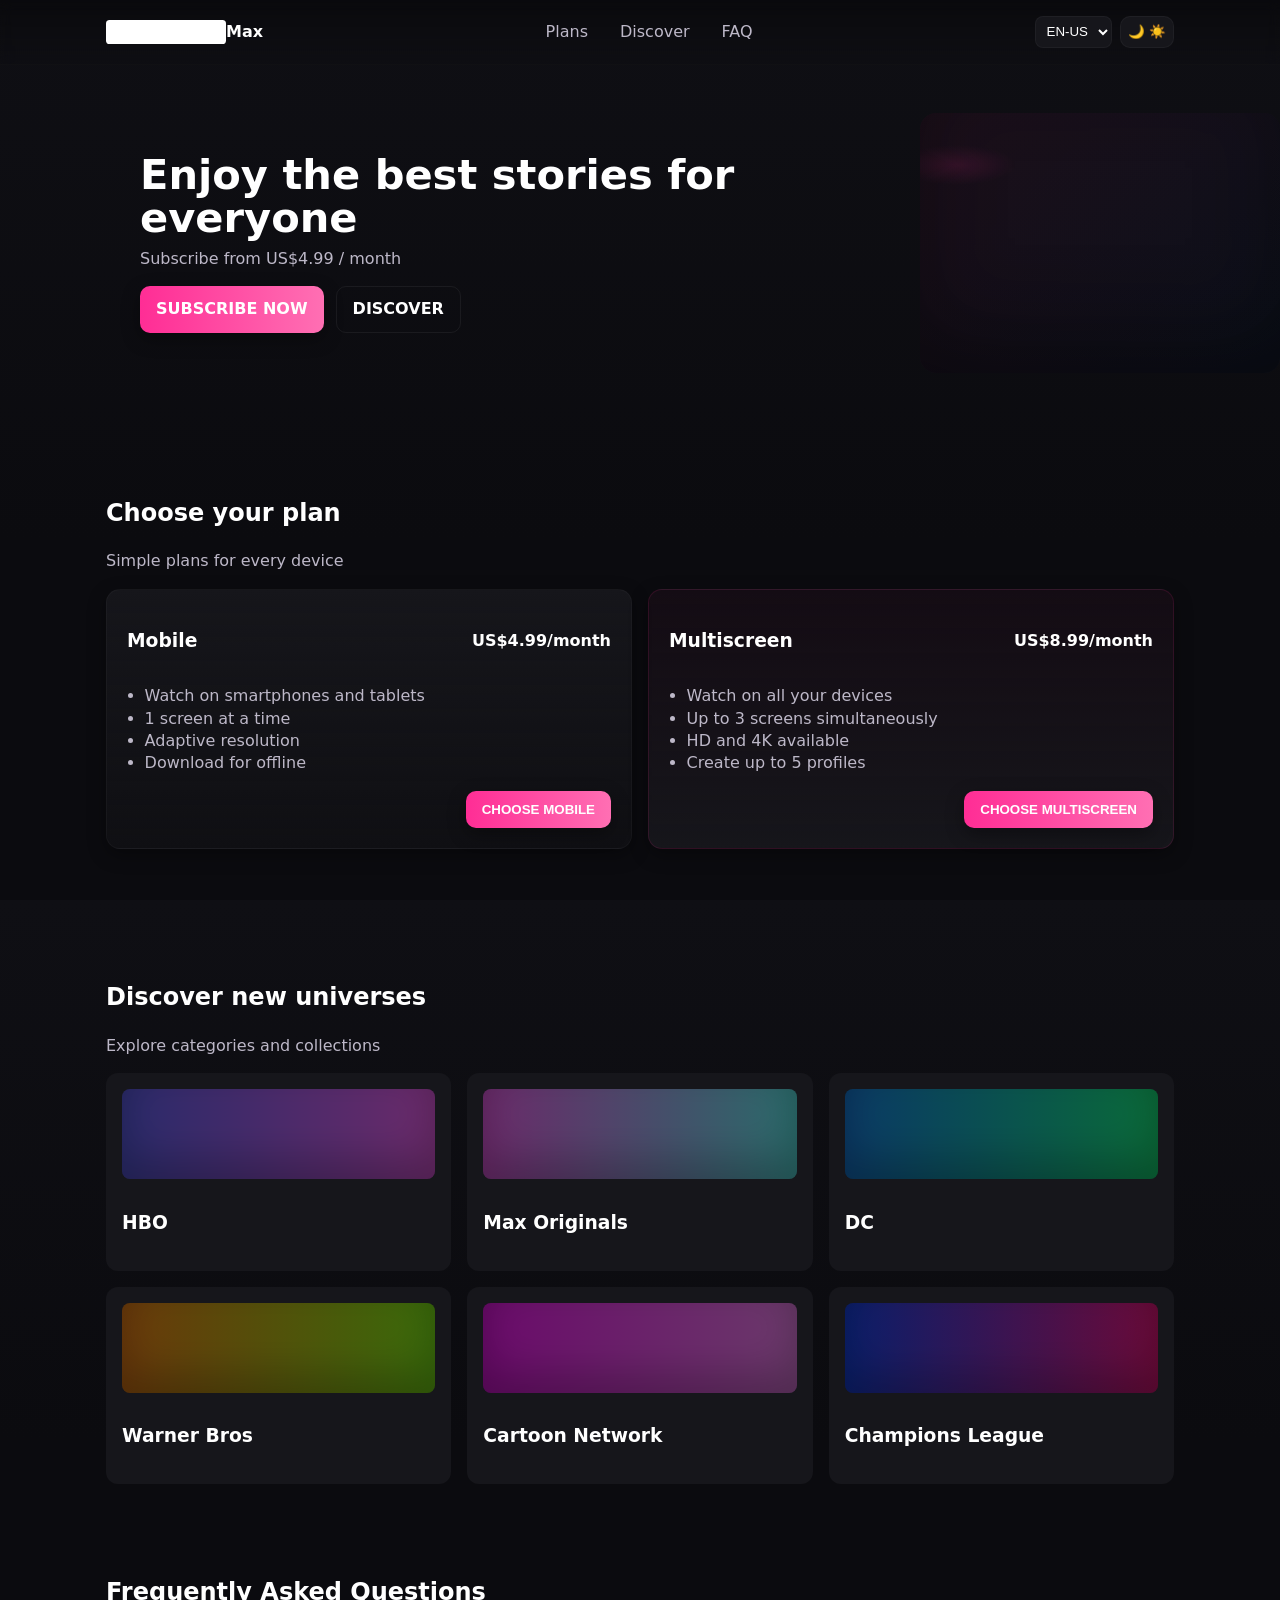
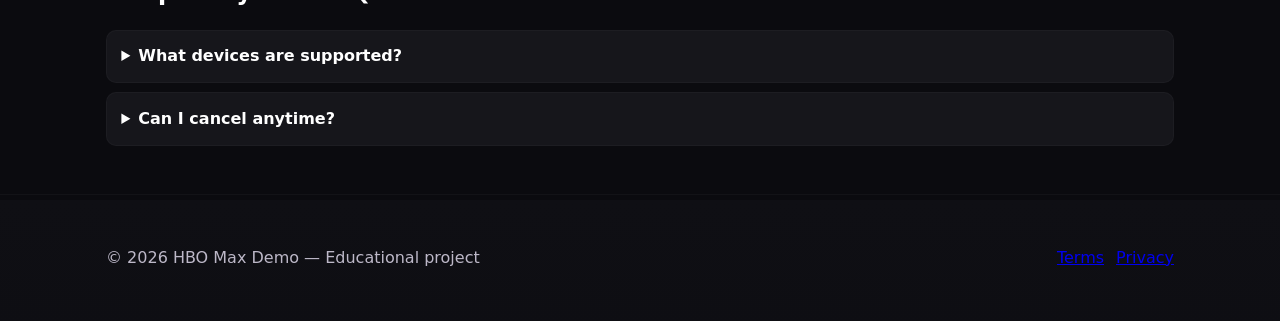
<file: index.html>
<!doctype html>
<html lang="en">
<head>
  <meta charset="utf-8" />
  <meta name="viewport" content="width=device-width,initial-scale=1" />
  <title>HBO Max — Demo</title>
  <meta name="description" content="Demo educativo: reconstrução da página HBO Max com HTML5, CSS3 e JS.">
  <link rel="stylesheet" href="style.css">
</head>
<body>
  <header class="site-header" role="banner">
    <div class="container header-inner">
      <a class="brand" href="#" aria-label="HBO Max demo">
        <svg class="logo" viewBox="0 0 200 40" aria-hidden="true" focusable="false">
          <rect width="200" height="40" rx="6" fill="currentColor"></rect>
          <text x="12" y="26" font-family="Arial, Helvetica, sans-serif" font-size="18" fill="#fff">HBO<span style="font-weight:700">Max</span></text>
        </svg>
      </a>

      <nav class="main-nav" role="navigation" aria-label="Main navigation">
        <ul>
          <li><a href="#plans" data-i18n="nav_plans">Plans</a></li>
          <li><a href="#discover" data-i18n="nav_discover">Discover</a></li>
          <li><a href="#faq" data-i18n="nav_faq">FAQ</a></li>
        </ul>
      </nav>

      <div class="controls" aria-hidden="false">
        <div class="lang-switch" role="group" aria-label="Language selector">
          <label for="lang" class="visually-hidden">Language</label>
          <select id="lang" aria-label="Select language">
            <option value="en">EN-US</option>
            <option value="pt-BR">PT-BR</option>
            <option value="es">ES</option>
          </select>
        </div>

        <button id="themeToggle" class="theme-toggle" aria-pressed="false" aria-label="Toggle theme">
          <span class="icon-moon" aria-hidden="true">🌙</span>
          <span class="icon-sun" aria-hidden="true">☀️</span>
        </button>
      </div>
    </div>
  </header>

  <main id="main" role="main">
    <section class="hero" aria-labelledby="hero-title">
      <div class="container hero-inner">
        <h1 id="hero-title" data-i18n="hero_title">Enjoy the best stories for everyone</h1>
        <p class="hero-sub" data-i18n="hero_sub">Subscribe from <strong>US$4.99 / month</strong></p>
        <div class="hero-actions">
          <a class="btn primary" href="#plans" data-i18n="cta_subscribe">SUBSCRIBE NOW</a>
          <a class="btn ghost" href="#discover" data-i18n="cta_discover">DISCOVER</a>
        </div>
      </div>
      <div class="hero-visual" aria-hidden="true"></div>
    </section>

    <section id="plans" class="plans" aria-labelledby="plans-title">
      <div class="container">
        <h2 id="plans-title" data-i18n="plans_title">Choose your plan</h2>
        <p class="muted" data-i18n="plans_sub">Simple plans for every device</p>

        <div class="plans-grid" role="list">
          <article class="plan-card" role="listitem" tabindex="0" aria-labelledby="plan-mobile-title">
            <header>
              <h3 id="plan-mobile-title" data-i18n="plan_mobile">Mobile</h3>
              <p class="price" aria-hidden="false"><span class="amount">US$4.99</span><span class="per">/month</span></p>
            </header>
            <ul class="features" aria-label="Mobile plan features">
              <li data-i18n="mobile_f1">Watch on smartphones and tablets</li>
              <li data-i18n="mobile_f2">1 screen at a time</li>
              <li data-i18n="mobile_f3">Adaptive resolution</li>
              <li data-i18n="mobile_f4">Download for offline</li>
            </ul>
            <div class="card-actions">
              <button class="btn primary" data-i18n="choose_mobile">CHOOSE MOBILE</button>
            </div>
          </article>

          <article class="plan-card featured" role="listitem" tabindex="0" aria-labelledby="plan-multi-title">
            <header>
              <h3 id="plan-multi-title" data-i18n="plan_multi">Multiscreen</h3>
              <p class="price"><span class="amount">US$8.99</span><span class="per">/month</span></p>
            </header>
            <ul class="features" aria-label="Multiscreen plan features">
              <li data-i18n="multi_f1">Watch on all your devices</li>
              <li data-i18n="multi_f2">Up to 3 screens simultaneously</li>
              <li data-i18n="multi_f3">HD and 4K available</li>
              <li data-i18n="multi_f4">Create up to 5 profiles</li>
            </ul>
            <div class="card-actions">
              <button class="btn primary" data-i18n="choose_multi">CHOOSE MULTISCREEN</button>
            </div>
          </article>
        </div>
      </div>
    </section>

    <section id="discover" class="discover" aria-labelledby="discover-title">
      <div class="container">
        <h2 id="discover-title" data-i18n="discover_title">Discover new universes</h2>
        <p class="muted" data-i18n="discover_sub">Explore categories and collections</p>

        <div class="grid-categories" role="list">
          <div class="category" role="listitem" tabindex="0" aria-label="HBO">
            <div class="cat-visual hb"></div>
            <h3 data-i18n="cat_hbo">HBO</h3>
          </div>
          <div class="category" role="listitem" tabindex="0" aria-label="Max Originals">
            <div class="cat-visual mo"></div>
            <h3 data-i18n="cat_max">Max Originals</h3>
          </div>
          <div class="category" role="listitem" tabindex="0" aria-label="DC">
            <div class="cat-visual dc"></div>
            <h3 data-i18n="cat_dc">DC</h3>
          </div>
          <div class="category" role="listitem" tabindex="0" aria-label="Warner Bros">
            <div class="cat-visual wb"></div>
            <h3 data-i18n="cat_wb">Warner Bros</h3>
          </div>
          <div class="category" role="listitem" tabindex="0" aria-label="Cartoon Network">
            <div class="cat-visual cn"></div>
            <h3 data-i18n="cat_cn">Cartoon Network</h3>
          </div>
          <div class="category" role="listitem" tabindex="0" aria-label="Champions League">
            <div class="cat-visual cl"></div>
            <h3 data-i18n="cat_cl">Champions League</h3>
          </div>
        </div>
      </div>
    </section>

    <section id="faq" class="faq" aria-labelledby="faq-title">
      <div class="container">
        <h2 id="faq-title" data-i18n="faq_title">Frequently Asked Questions</h2>
        <details>
          <summary data-i18n="faq_q1">What devices are supported?</summary>
          <p data-i18n="faq_a1">Smartphones, tablets, smart TVs and web browsers.</p>
        </details>
        <details>
          <summary data-i18n="faq_q2">Can I cancel anytime?</summary>
          <p data-i18n="faq_a2">Yes — cancel anytime from your account settings.</p>
        </details>
      </div>
    </section>
  </main>

  <footer class="site-footer" role="contentinfo">
    <div class="container footer-inner">
      <p class="muted" data-i18n="footer_copy">© 2026 HBO Max Demo — Educational project</p>
      <nav aria-label="Footer links">
        <ul>
          <li><a href="#" data-i18n="footer_terms">Terms</a></li>
          <li><a href="#" data-i18n="footer_privacy">Privacy</a></li>
        </ul>
      </nav>
    </div>
  </footer>

  <div id="a11y-announcer" class="visually-hidden" aria-live="polite" aria-atomic="true"></div>

  <script src="script.js" defer></script>
</body>
</html>
</file>
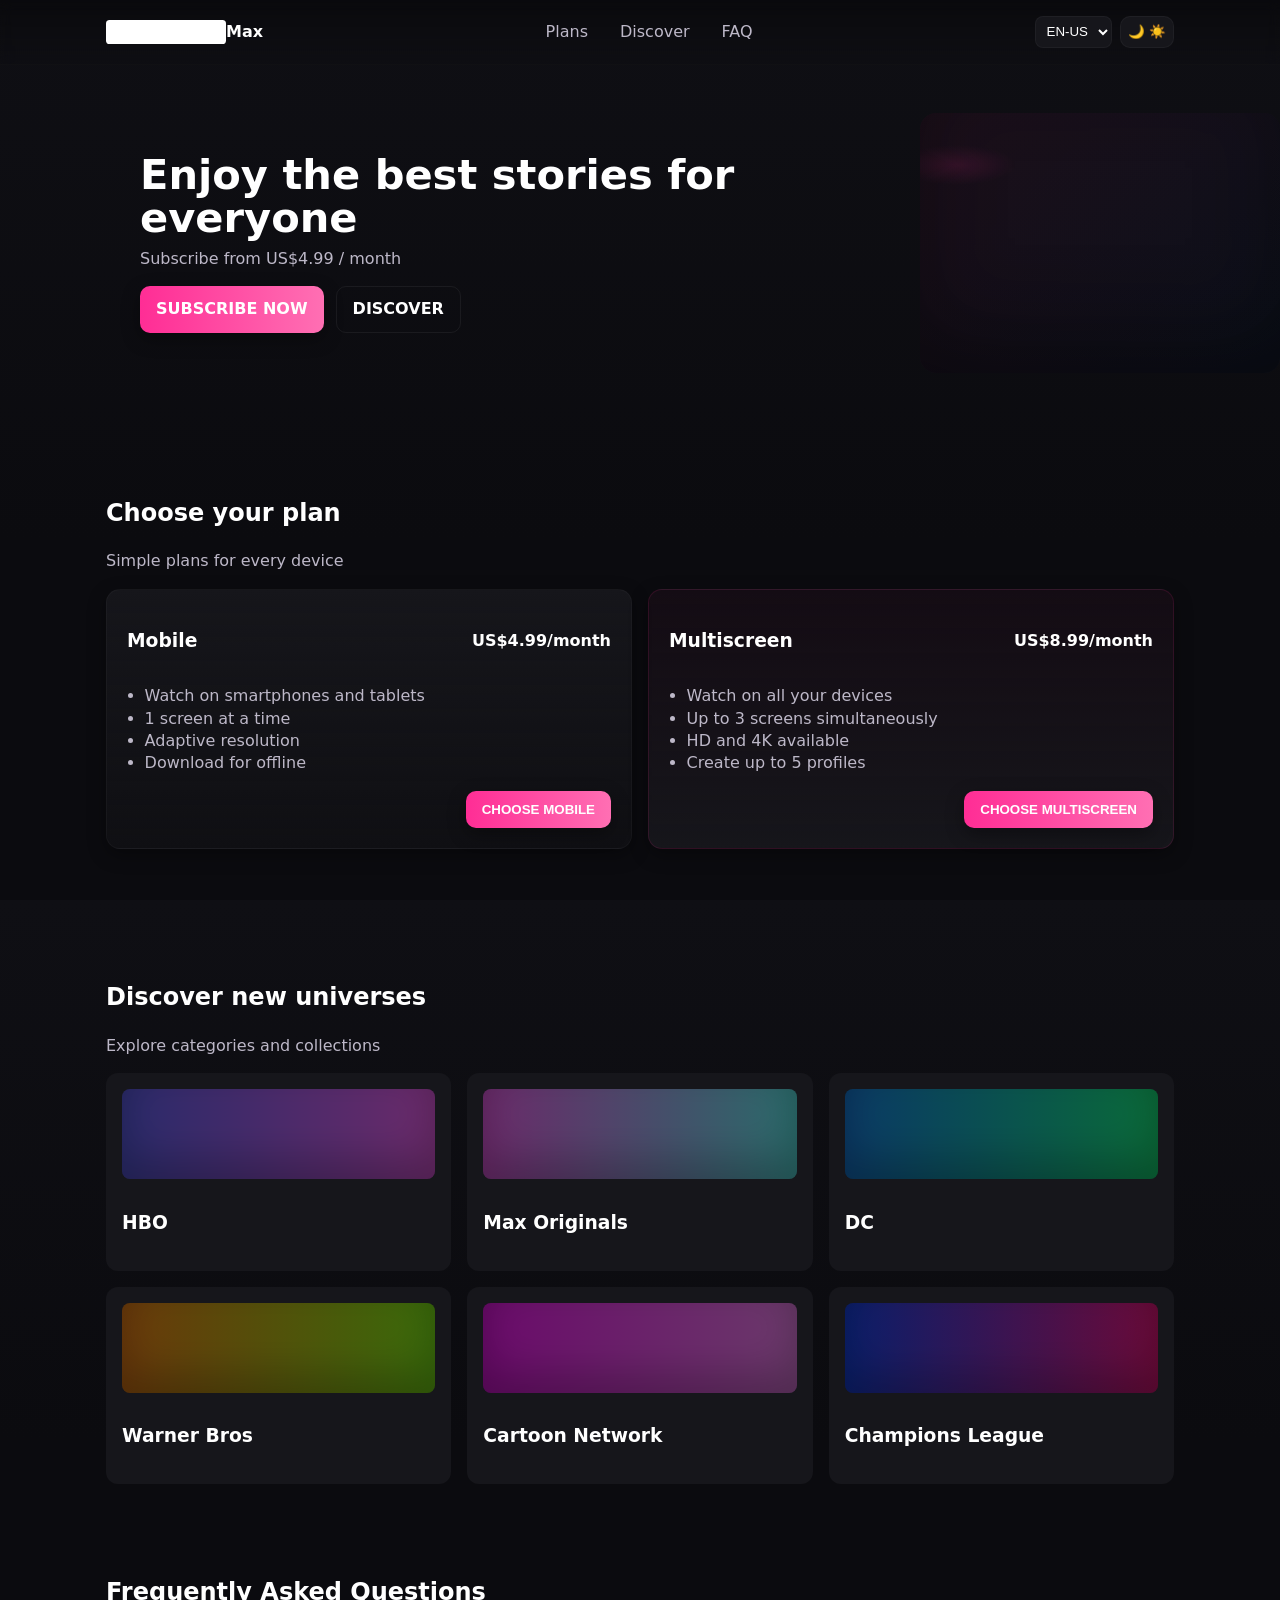
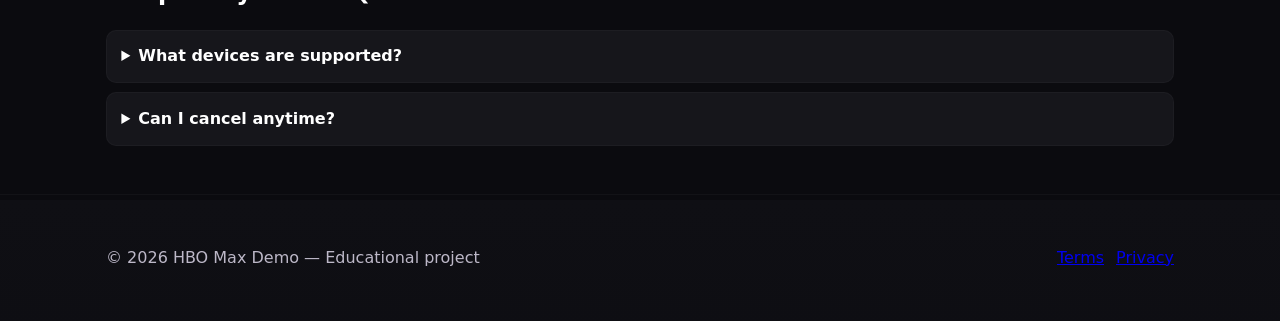
<file: docs/index.html>
<!doctype html>
<html lang="en">
<head>
  <meta charset="utf-8" />
  <meta name="viewport" content="width=device-width,initial-scale=1" />
  <title>HBO Max — Demo</title>
  <meta name="description" content="Demo educativo: reconstrução da página HBO Max com HTML5, CSS3 e JS.">
  <link rel="stylesheet" href="./style.css" />
</head>
<body>
  <header class="site-header" role="banner">
    <div class="container header-inner">
      <a class="brand" href="#" aria-label="HBO Max demo">
        <svg class="logo" viewBox="0 0 200 40" aria-hidden="true" focusable="false">
          <rect width="200" height="40" rx="6" fill="currentColor"></rect>
          <text x="12" y="26" font-family="Arial, Helvetica, sans-serif" font-size="18" fill="#fff">HBO<span style="font-weight:700">Max</span></text>
        </svg>
      </a>

      <nav class="main-nav" role="navigation" aria-label="Main navigation">
        <ul>
          <li><a href="#plans" data-i18n="nav_plans">Plans</a></li>
          <li><a href="#discover" data-i18n="nav_discover">Discover</a></li>
          <li><a href="#faq" data-i18n="nav_faq">FAQ</a></li>
        </ul>
      </nav>

      <div class="controls" aria-hidden="false">
        <div class="lang-switch" role="group" aria-label="Language selector">
          <label for="lang" class="visually-hidden">Language</label>
          <select id="lang" aria-label="Select language">
            <option value="en">EN-US</option>
            <option value="pt-BR">PT-BR</option>
            <option value="es">ES</option>
          </select>
        </div>

        <button id="themeToggle" class="theme-toggle" aria-pressed="false" aria-label="Toggle theme">
          <span class="icon-moon" aria-hidden="true">🌙</span>
          <span class="icon-sun" aria-hidden="true">☀️</span>
        </button>
      </div>
    </div>
  </header>

  <main id="main" role="main">
    <section class="hero" aria-labelledby="hero-title">
      <div class="container hero-inner">
        <h1 id="hero-title" data-i18n="hero_title">Enjoy the best stories for everyone</h1>
        <p class="hero-sub" data-i18n="hero_sub">Subscribe from <strong>US$4.99 / month</strong></p>
        <div class="hero-actions">
          <a class="btn primary" href="#plans" data-i18n="cta_subscribe">SUBSCRIBE NOW</a>
          <a class="btn ghost" href="#discover" data-i18n="cta_discover">DISCOVER</a>
        </div>
      </div>
      <div class="hero-visual" aria-hidden="true"></div>
    </section>

    <section id="plans" class="plans" aria-labelledby="plans-title">
      <div class="container">
        <h2 id="plans-title" data-i18n="plans_title">Choose your plan</h2>
        <p class="muted" data-i18n="plans_sub">Simple plans for every device</p>

        <div class="plans-grid" role="list">
          <article class="plan-card" role="listitem" tabindex="0" aria-labelledby="plan-mobile-title">
            <header>
              <h3 id="plan-mobile-title" data-i18n="plan_mobile">Mobile</h3>
              <p class="price" aria-hidden="false"><span class="amount">US$4.99</span><span class="per">/month</span></p>
            </header>
            <ul class="features" aria-label="Mobile plan features">
              <li data-i18n="mobile_f1">Watch on smartphones and tablets</li>
              <li data-i18n="mobile_f2">1 screen at a time</li>
              <li data-i18n="mobile_f3">Adaptive resolution</li>
              <li data-i18n="mobile_f4">Download for offline</li>
            </ul>
            <div class="card-actions">
              <button class="btn primary" data-i18n="choose_mobile">CHOOSE MOBILE</button>
            </div>
          </article>

          <article class="plan-card featured" role="listitem" tabindex="0" aria-labelledby="plan-multi-title">
            <header>
              <h3 id="plan-multi-title" data-i18n="plan_multi">Multiscreen</h3>
              <p class="price"><span class="amount">US$8.99</span><span class="per">/month</span></p>
            </header>
            <ul class="features" aria-label="Multiscreen plan features">
              <li data-i18n="multi_f1">Watch on all your devices</li>
              <li data-i18n="multi_f2">Up to 3 screens simultaneously</li>
              <li data-i18n="multi_f3">HD and 4K available</li>
              <li data-i18n="multi_f4">Create up to 5 profiles</li>
            </ul>
            <div class="card-actions">
              <button class="btn primary" data-i18n="choose_multi">CHOOSE MULTISCREEN</button>
            </div>
          </article>
        </div>
      </div>
    </section>

    <section id="discover" class="discover" aria-labelledby="discover-title">
      <div class="container">
        <h2 id="discover-title" data-i18n="discover_title">Discover new universes</h2>
        <p class="muted" data-i18n="discover_sub">Explore categories and collections</p>

        <div class="grid-categories" role="list">
          <div class="category" role="listitem" tabindex="0" aria-label="HBO">
            <div class="cat-visual hb"></div>
            <h3 data-i18n="cat_hbo">HBO</h3>
          </div>
          <div class="category" role="listitem" tabindex="0" aria-label="Max Originals">
            <div class="cat-visual mo"></div>
            <h3 data-i18n="cat_max">Max Originals</h3>
          </div>
          <div class="category" role="listitem" tabindex="0" aria-label="DC">
            <div class="cat-visual dc"></div>
            <h3 data-i18n="cat_dc">DC</h3>
          </div>
          <div class="category" role="listitem" tabindex="0" aria-label="Warner Bros">
            <div class="cat-visual wb"></div>
            <h3 data-i18n="cat_wb">Warner Bros</h3>
          </div>
          <div class="category" role="listitem" tabindex="0" aria-label="Cartoon Network">
            <div class="cat-visual cn"></div>
            <h3 data-i18n="cat_cn">Cartoon Network</h3>
          </div>
          <div class="category" role="listitem" tabindex="0" aria-label="Champions League">
            <div class="cat-visual cl"></div>
            <h3 data-i18n="cat_cl">Champions League</h3>
          </div>
        </div>
      </div>
    </section>

    <section id="faq" class="faq" aria-labelledby="faq-title">
      <div class="container">
        <h2 id="faq-title" data-i18n="faq_title">Frequently Asked Questions</h2>
        <details>
          <summary data-i18n="faq_q1">What devices are supported?</summary>
          <p data-i18n="faq_a1">Smartphones, tablets, smart TVs and web browsers.</p>
        </details>
        <details>
          <summary data-i18n="faq_q2">Can I cancel anytime?</summary>
          <p data-i18n="faq_a2">Yes — cancel anytime from your account settings.</p>
        </details>
      </div>
    </section>
  </main>

  <footer class="site-footer" role="contentinfo">
    <div class="container footer-inner">
      <p class="muted" data-i18n="footer_copy">© 2026 HBO Max Demo — Educational project</p>
      <nav aria-label="Footer links">
        <ul>
          <li><a href="#" data-i18n="footer_terms">Terms</a></li>
          <li><a href="#" data-i18n="footer_privacy">Privacy</a></li>
        </ul>
      </nav>
    </div>
  </footer>

  <div id="a11y-announcer" class="visually-hidden" aria-live="polite" aria-atomic="true"></div>

  <script src="./script.js" defer></script>
</body>
</html>
</file>
<file: style.css>
:root{
  --bg:#0f0f14;
  --panel:#16161b;
  --muted:#bdb8c8;
  --accent:#ff2d95;
  --text:#ffffff;
  --glass: rgba(255,255,255,0.04);
  --radius:12px;
  --container:1100px;
  --focus: 3px solid rgba(255,45,149,0.18);
  --transition: 300ms cubic-bezier(.2,.9,.3,1);
}

/* Light theme overrides */
:root.light{
  --bg:#f6f7fb;
  --panel:#ffffff;
  --muted:#4b4b59;
  --accent:#0066ff;
  --text:#0b0b0d;
  --glass: rgba(11,11,13,0.03);
  --focus: 3px solid rgba(0,102,255,0.12);
}

*{box-sizing:border-box}
html,body{height:100%}
body{
  margin:0;
  font-family:Inter, system-ui, -apple-system, "Segoe UI", Roboto, "Helvetica Neue", Arial;
  background:linear-gradient(180deg,var(--bg),#0b0b0f 60%);
  color:var(--text);
  -webkit-font-smoothing:antialiased;
  -moz-osx-font-smoothing:grayscale;
  line-height:1.4;
  transition: background var(--transition), color var(--transition);
}

/* Container */
.container{
  max-width:var(--container);
  margin:0 auto;
  padding:1rem;
}

/* Accessibility helpers */
.visually-hidden{
  position:absolute!important;
  height:1px;width:1px;
  overflow:hidden;clip:rect(1px,1px,1px,1px);
  white-space:nowrap;border:0;padding:0;margin:-1px;
}

/* Header */
.site-header{
  position:sticky;top:0;z-index:40;
  backdrop-filter: blur(6px);
  background:linear-gradient(180deg, rgba(0,0,0,0.35), transparent);
  border-bottom:1px solid rgba(255,255,255,0.03);
}
.header-inner{
  display:flex;align-items:center;gap:1rem;justify-content:space-between;
}
.brand{color:var(--text);text-decoration:none;display:flex;align-items:center}
.logo{width:120px;height:28px;color:var(--text)}

/* Nav */
.main-nav ul{list-style:none;margin:0;padding:0;display:flex;gap:1rem}
.main-nav a{color:var(--muted);text-decoration:none;padding:0.5rem;border-radius:8px;transition:color var(--transition)}
.main-nav a:focus, .main-nav a:hover{color:var(--text);outline:none}

/* Controls */
.controls{display:flex;align-items:center;gap:0.5rem}
.lang-switch select{background:var(--panel);color:var(--text);border:1px solid rgba(255,255,255,0.04);padding:0.4rem;border-radius:8px}
.theme-toggle{background:var(--panel);border:1px solid rgba(255,255,255,0.04);padding:0.45rem;border-radius:10px;cursor:pointer;color:var(--muted)}
.theme-toggle:focus{outline:none;box-shadow:var(--focus)}

/* Hero */
.hero{display:grid;grid-template-columns:1fr 360px;gap:2rem;align-items:center;padding:3rem 0}
.hero-inner{max-width:640px}
.hero h1{font-size:clamp(1.6rem,3.6vw,2.6rem);margin:0 0 0.5rem;line-height:1.05}
.hero-sub{color:var(--muted);margin:0 0 1rem}
.hero-actions{display:flex;gap:0.75rem;flex-wrap:wrap}
.btn{display:inline-flex;align-items:center;gap:0.5rem;padding:0.7rem 1rem;border-radius:10px;border:0;cursor:pointer;text-decoration:none;font-weight:600}
.btn.primary{background:linear-gradient(90deg,var(--accent),#ff6fb3);color:#fff;box-shadow:0 6px 18px rgba(0,0,0,0.35);transition:transform var(--transition)}
.btn.ghost{background:transparent;border:1px solid rgba(255,255,255,0.06);color:var(--text)}
.btn:focus{outline:none;box-shadow:var(--focus)}
.btn.primary:hover{transform:translateY(-4px)}

/* Hero visual (decorative) */
.hero-visual{
  height:260px;border-radius:16px;background:
  radial-gradient(600px 200px at 10% 20%, rgba(255,45,149,0.12), transparent 10%),
  linear-gradient(135deg, rgba(255,45,149,0.06), rgba(0,102,255,0.04));
  box-shadow: inset 0 -40px 80px rgba(0,0,0,0.35);
  animation: float 8s ease-in-out infinite;
}
@keyframes float{0%{transform:translateY(0)}50%{transform:translateY(-10px)}100%{transform:translateY(0)}}

/* Plans */
.plans{padding:2.5rem 0}
.plans-title{margin:0}
.plans-grid{display:grid;grid-template-columns:repeat(2,1fr);gap:1rem;margin-top:1rem}
.plan-card{background:linear-gradient(180deg,var(--panel), rgba(255,255,255,0.02));padding:1.25rem;border-radius:14px;border:1px solid rgba(255,255,255,0.03);transition:transform var(--transition), box-shadow var(--transition);box-shadow:0 6px 18px rgba(0,0,0,0.35)}
.plan-card:focus, .plan-card:hover{transform:translateY(-8px);box-shadow:0 18px 40px rgba(0,0,0,0.5)}
.plan-card.featured{border:1px solid rgba(255,45,149,0.12);background:linear-gradient(180deg, rgba(255,45,149,0.04), var(--panel))}
.plan-card header{display:flex;justify-content:space-between;align-items:center}
.plan-card .price{font-weight:700;color:var(--text)}
.plan-card .features{margin:0.75rem 0 1rem;padding-left:1.1rem;color:var(--muted)}
.card-actions{display:flex;justify-content:flex-end}

/* Discover grid */
.discover{padding:2.5rem 0}
.grid-categories{display:grid;grid-template-columns:repeat(3,1fr);gap:1rem;margin-top:1rem}
.category{background:var(--panel);padding:1rem;border-radius:12px;display:flex;flex-direction:column;align-items:flex-start;gap:0.75rem;cursor:pointer;transition:transform var(--transition), box-shadow var(--transition)}
.category:focus, .category:hover{transform:translateY(-6px);box-shadow:0 12px 30px rgba(0,0,0,0.45)}
.cat-visual{width:100%;height:90px;border-radius:8px;background-size:cover;background-position:center;box-shadow:inset 0 -20px 40px rgba(0,0,0,0.25)}
.cat-visual.hb{background:linear-gradient(90deg,#2b2b6b,#6b2b6b)}
.cat-visual.mo{background:linear-gradient(90deg,#6b2b6b,#2b6b6b)}
.cat-visual.dc{background:linear-gradient(90deg,#0b3a66,#0b6b3a)}
.cat-visual.wb{background:linear-gradient(90deg,#6b3a0b,#3a6b0b)}
.cat-visual.cn{background:linear-gradient(90deg,#6b0b6b,#6b3a6b)}
.cat-visual.cl{background:linear-gradient(90deg,#0b1f6b,#6b0b3a)}

/* FAQ */
.faq details{background:var(--panel);padding:0.9rem;border-radius:10px;margin-top:0.6rem;border:1px solid rgba(255,255,255,0.03)}
.faq summary{cursor:pointer;font-weight:600}
.faq p{margin:0.5rem 0 0;color:var(--muted)}

/* Footer */
.site-footer{padding:1.25rem 0;border-top:1px solid rgba(255,255,255,0.03);margin-top:2rem}
.footer-inner{display:flex;justify-content:space-between;align-items:center;gap:1rem}
.footer-inner ul{display:flex;gap:0.75rem;list-style:none;margin:0;padding:0}
.muted{color:var(--muted)}

/* Responsive */
@media (max-width:900px){
  .hero{grid-template-columns:1fr;gap:1.25rem;padding:2rem 0}
  .hero-visual{height:180px}
  .plans-grid{grid-template-columns:1fr}
  .grid-categories{grid-template-columns:repeat(2,1fr)}
}
@media (max-width:520px){
  .main-nav{display:none}
  .grid-categories{grid-template-columns:1fr}
  .header-inner{gap:0.5rem}
  .logo{width:100px}
}

/* Reduced motion */
@media (prefers-reduced-motion: reduce){
  .hero-visual, .plan-card, .category{animation:none;transition:none}
}
</file>
<file: docs/style.css>
:root{
  --bg:#0f0f14;
  --panel:#16161b;
  --muted:#bdb8c8;
  --accent:#ff2d95;
  --text:#ffffff;
  --glass: rgba(255,255,255,0.04);
  --radius:12px;
  --container:1100px;
  --focus: 3px solid rgba(255,45,149,0.18);
  --transition: 300ms cubic-bezier(.2,.9,.3,1);
}

/* Light theme overrides */
:root.light{
  --bg:#f6f7fb;
  --panel:#ffffff;
  --muted:#4b4b59;
  --accent:#0066ff;
  --text:#0b0b0d;
  --glass: rgba(11,11,13,0.03);
  --focus: 3px solid rgba(0,102,255,0.12);
}

*{box-sizing:border-box}
html,body{height:100%}
body{
  margin:0;
  font-family:Inter, system-ui, -apple-system, "Segoe UI", Roboto, "Helvetica Neue", Arial;
  background:linear-gradient(180deg,var(--bg),#0b0b0f 60%);
  color:var(--text);
  -webkit-font-smoothing:antialiased;
  -moz-osx-font-smoothing:grayscale;
  line-height:1.4;
  transition: background var(--transition), color var(--transition);
}

/* Container */
.container{
  max-width:var(--container);
  margin:0 auto;
  padding:1rem;
}

/* Accessibility helpers */
.visually-hidden{
  position:absolute!important;
  height:1px;width:1px;
  overflow:hidden;clip:rect(1px,1px,1px,1px);
  white-space:nowrap;border:0;padding:0;margin:-1px;
}

/* Header */
.site-header{
  position:sticky;top:0;z-index:40;
  backdrop-filter: blur(6px);
  background:linear-gradient(180deg, rgba(0,0,0,0.35), transparent);
  border-bottom:1px solid rgba(255,255,255,0.03);
}
.header-inner{
  display:flex;align-items:center;gap:1rem;justify-content:space-between;
}
.brand{color:var(--text);text-decoration:none;display:flex;align-items:center}
.logo{width:120px;height:28px;color:var(--text)}

/* Nav */
.main-nav ul{list-style:none;margin:0;padding:0;display:flex;gap:1rem}
.main-nav a{color:var(--muted);text-decoration:none;padding:0.5rem;border-radius:8px;transition:color var(--transition)}
.main-nav a:focus, .main-nav a:hover{color:var(--text);outline:none}

/* Controls */
.controls{display:flex;align-items:center;gap:0.5rem}
.lang-switch select{background:var(--panel);color:var(--text);border:1px solid rgba(255,255,255,0.04);padding:0.4rem;border-radius:8px}
.theme-toggle{background:var(--panel);border:1px solid rgba(255,255,255,0.04);padding:0.45rem;border-radius:10px;cursor:pointer;color:var(--muted)}
.theme-toggle:focus{outline:none;box-shadow:var(--focus)}

/* Hero */
.hero{display:grid;grid-template-columns:1fr 360px;gap:2rem;align-items:center;padding:3rem 0}
.hero-inner{max-width:640px}
.hero h1{font-size:clamp(1.6rem,3.6vw,2.6rem);margin:0 0 0.5rem;line-height:1.05}
.hero-sub{color:var(--muted);margin:0 0 1rem}
.hero-actions{display:flex;gap:0.75rem;flex-wrap:wrap}
.btn{display:inline-flex;align-items:center;gap:0.5rem;padding:0.7rem 1rem;border-radius:10px;border:0;cursor:pointer;text-decoration:none;font-weight:600}
.btn.primary{background:linear-gradient(90deg,var(--accent),#ff6fb3);color:#fff;box-shadow:0 6px 18px rgba(0,0,0,0.35);transition:transform var(--transition)}
.btn.ghost{background:transparent;border:1px solid rgba(255,255,255,0.06);color:var(--text)}
.btn:focus{outline:none;box-shadow:var(--focus)}
.btn.primary:hover{transform:translateY(-4px)}

/* Hero visual (decorative) */
.hero-visual{
  height:260px;border-radius:16px;background:
  radial-gradient(600px 200px at 10% 20%, rgba(255,45,149,0.12), transparent 10%),
  linear-gradient(135deg, rgba(255,45,149,0.06), rgba(0,102,255,0.04));
  box-shadow: inset 0 -40px 80px rgba(0,0,0,0.35);
  animation: float 8s ease-in-out infinite;
}
@keyframes float{0%{transform:translateY(0)}50%{transform:translateY(-10px)}100%{transform:translateY(0)}}

/* Plans */
.plans{padding:2.5rem 0}
.plans-title{margin:0}
.plans-grid{display:grid;grid-template-columns:repeat(2,1fr);gap:1rem;margin-top:1rem}
.plan-card{background:linear-gradient(180deg,var(--panel), rgba(255,255,255,0.02));padding:1.25rem;border-radius:14px;border:1px solid rgba(255,255,255,0.03);transition:transform var(--transition), box-shadow var(--transition);box-shadow:0 6px 18px rgba(0,0,0,0.35)}
.plan-card:focus, .plan-card:hover{transform:translateY(-8px);box-shadow:0 18px 40px rgba(0,0,0,0.5)}
.plan-card.featured{border:1px solid rgba(255,45,149,0.12);background:linear-gradient(180deg, rgba(255,45,149,0.04), var(--panel))}
.plan-card header{display:flex;justify-content:space-between;align-items:center}
.plan-card .price{font-weight:700;color:var(--text)}
.plan-card .features{margin:0.75rem 0 1rem;padding-left:1.1rem;color:var(--muted)}
.card-actions{display:flex;justify-content:flex-end}

/* Discover grid */
.discover{padding:2.5rem 0}
.grid-categories{display:grid;grid-template-columns:repeat(3,1fr);gap:1rem;margin-top:1rem}
.category{background:var(--panel);padding:1rem;border-radius:12px;display:flex;flex-direction:column;align-items:flex-start;gap:0.75rem;cursor:pointer;transition:transform var(--transition), box-shadow var(--transition)}
.category:focus, .category:hover{transform:translateY(-6px);box-shadow:0 12px 30px rgba(0,0,0,0.45)}
.cat-visual{width:100%;height:90px;border-radius:8px;background-size:cover;background-position:center;box-shadow:inset 0 -20px 40px rgba(0,0,0,0.25)}
.cat-visual.hb{background:linear-gradient(90deg,#2b2b6b,#6b2b6b)}
.cat-visual.mo{background:linear-gradient(90deg,#6b2b6b,#2b6b6b)}
.cat-visual.dc{background:linear-gradient(90deg,#0b3a66,#0b6b3a)}
.cat-visual.wb{background:linear-gradient(90deg,#6b3a0b,#3a6b0b)}
.cat-visual.cn{background:linear-gradient(90deg,#6b0b6b,#6b3a6b)}
.cat-visual.cl{background:linear-gradient(90deg,#0b1f6b,#6b0b3a)}

/* FAQ */
.faq details{background:var(--panel);padding:0.9rem;border-radius:10px;margin-top:0.6rem;border:1px solid rgba(255,255,255,0.03)}
.faq summary{cursor:pointer;font-weight:600}
.faq p{margin:0.5rem 0 0;color:var(--muted)}

/* Footer */
.site-footer{padding:1.25rem 0;border-top:1px solid rgba(255,255,255,0.03);margin-top:2rem}
.footer-inner{display:flex;justify-content:space-between;align-items:center;gap:1rem}
.footer-inner ul{display:flex;gap:0.75rem;list-style:none;margin:0;padding:0}
.muted{color:var(--muted)}

/* Responsive */
@media (max-width:900px){
  .hero{grid-template-columns:1fr;gap:1.25rem;padding:2rem 0}
  .hero-visual{height:180px}
  .plans-grid{grid-template-columns:1fr}
  .grid-categories{grid-template-columns:repeat(2,1fr)}
}
@media (max-width:520px){
  .main-nav{display:none}
  .grid-categories{grid-template-columns:1fr}
  .header-inner{gap:0.5rem}
  .logo{width:100px}
}

/* Reduced motion */
@media (prefers-reduced-motion: reduce){
  .hero-visual, .plan-card, .category{animation:none;transition:none}
}
</file>
